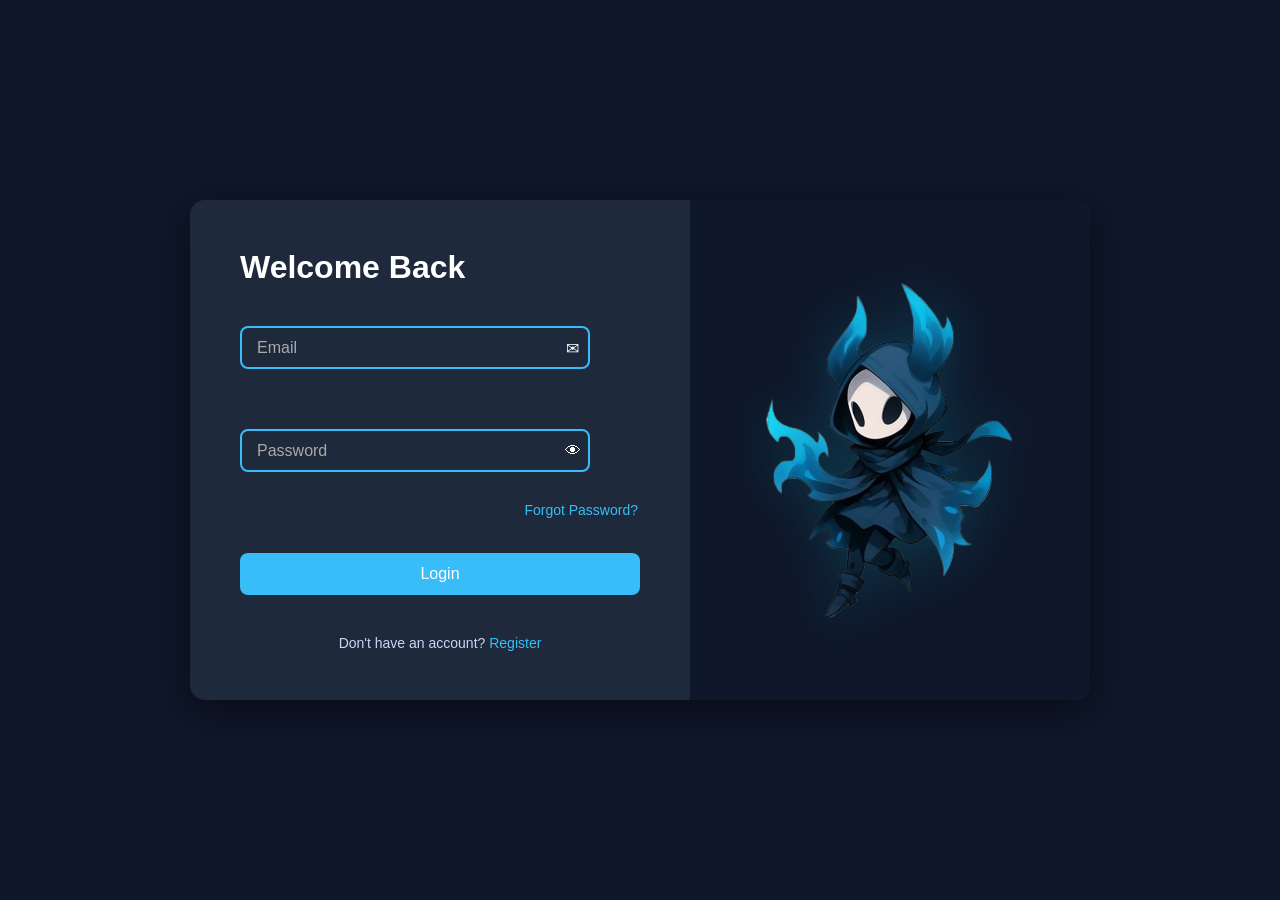
<file: index.html>
<!DOCTYPE html>
<html lang="en">

<head>
    <meta charset="UTF-8">
    <meta name="viewport" content="width=device-width, initial-scale=1.0">
    <title>Login</title>
    <link rel="stylesheet" href="style.css">
    <link rel="Icon" href="qsia.png">
</head>

<body>

    <div class="container">
        <div class="left">
            <h1>Welcome Back</h1>
            <div class="inputBox ib">
                <input id="email" type="text" required>
                <label>Email</label>
                <span class="mail">✉︎</span>
            </div>

            <div class="inputBox ib">
                <input class="password" type="password" required>
                <label>Password</label>
                <span class="eye">👁</span>
            </div>

            <div class="forgot">
                <a href="forgot.html">Forgot Password?</a>
            </div>
            <button class="loginBtn" >Login</button>

            <p class="register">
                Don't have an account? <a href="register.html">Register</a>
            </p>
        </div>

        <div class="right">
            <img src="sidelogin.png">
        </div>
    </div>

    <script src="script.js"></script>
</body>

</html>
</file>
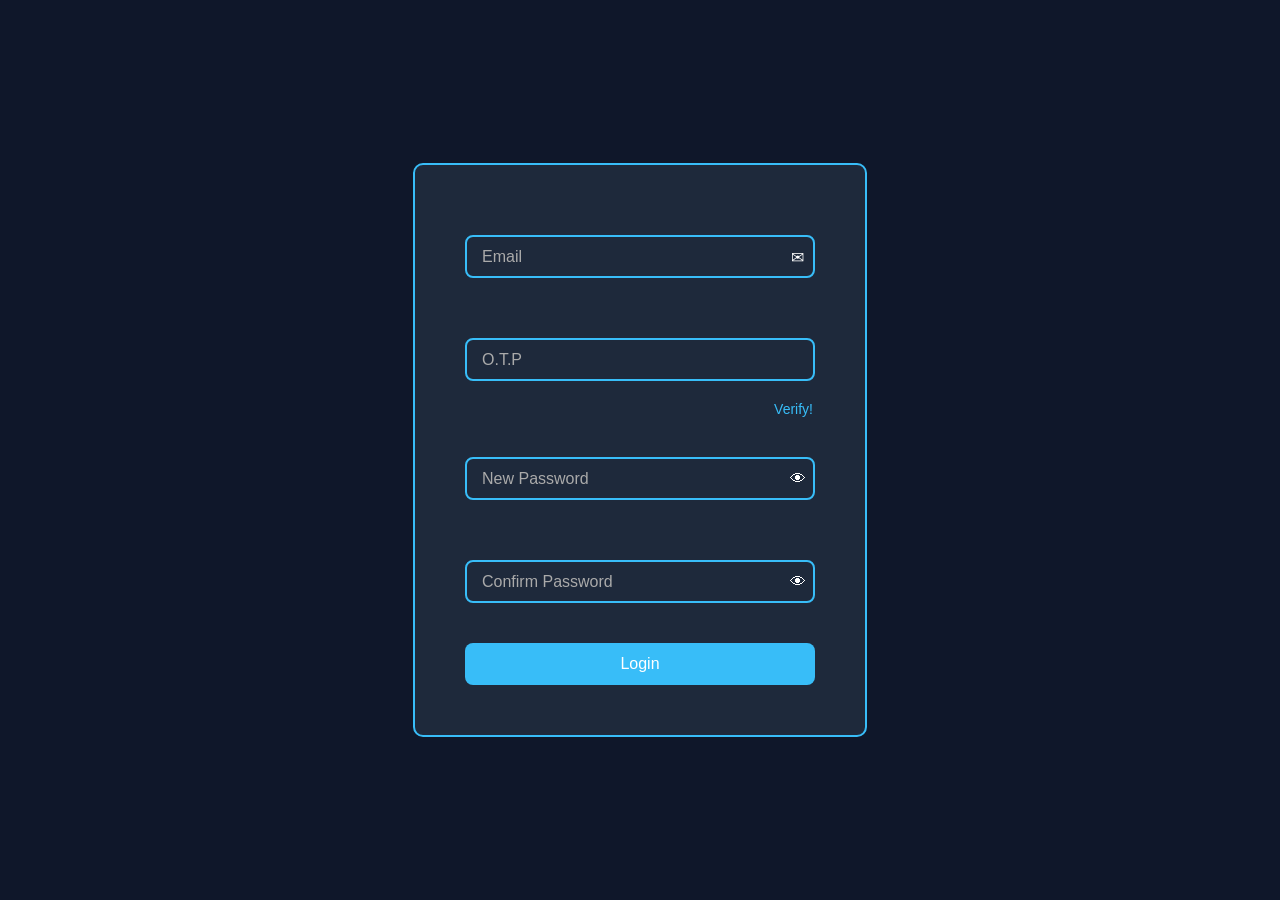
<file: forgot.html>
<!DOCTYPE html>
<html lang="en">

<head>
    <meta charset="UTF-8">
    <meta name="viewport" content="width=device-width, initial-scale=1.0">
    <title>Forgot</title>
    <link rel="stylesheet" href="style.css">
    <link rel="Icon" href="qsia.png">
</head>

<body>
    <form action="" class="fpage">
        <div class="inputBox">
            <input type="email" required>
            <label>Email</label>
            <span class="mail">✉︎</span>
        </div>

        <div class="inputBox">
            <input type="text" required>
            <label>O.T.P</label>
        </div>

        <div class="verify">
            <a href="#">Verify!</a>
        </div>

        <div class="inputBox">
            <input class="password" type="password" required>
            <label>New Password</label>
            <span class="eye">👁</span>
        </div>

        <div class="inputBox">
            <input class="password" type="password" required>
            <label>Confirm Password</label>
            <span class="eye">👁</span>
        </div>

        <button class="loginBtn">Login</button>
    </form>
    <script src="script.js"></script>
</body>

</html>
</file>
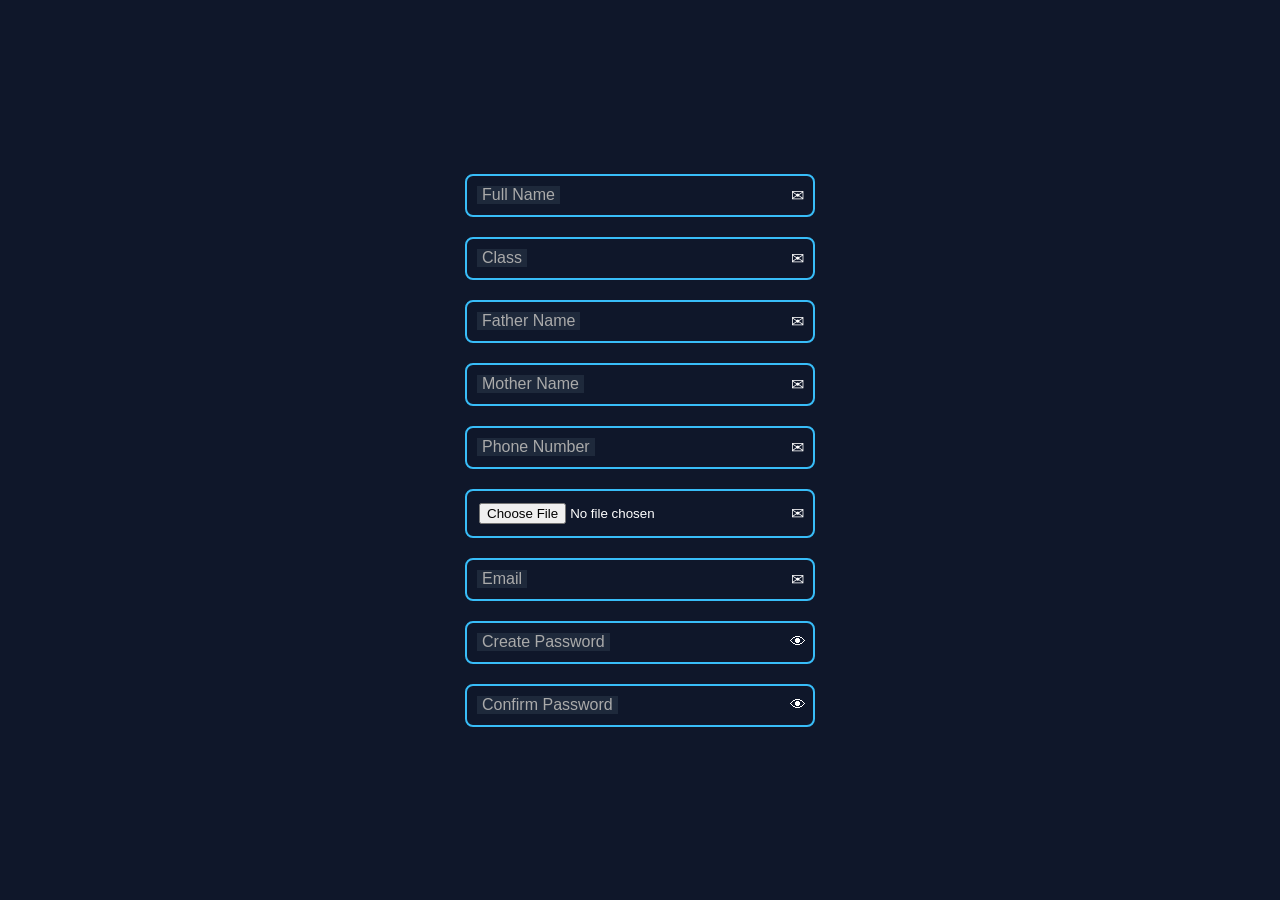
<file: register.html>
<!DOCTYPE html>
<html lang="en">

<head>
    <meta charset="UTF-8">
    <meta name="viewport" content="width=device-width, initial-scale=1.0">
    <title>Registration</title>
    <link rel="stylesheet" href="style.css">
    <link rel="Icon" href="qsia.png">
</head>

<body>
    <form action="" class="rform">
        <div class="inputBox ib">
            <input id="name" type="text" required>
            <label>Full Name</label>
            <span class="mail">✉︎</span>
        </div>

        <div class="inputBox ib">
            <input id="" type="text" required>
            <label>Class</label>
            <span class="mail">✉︎</span>
        </div>

        <div class="inputBox ib">
            <input id="fname" type="text" required>
            <label>Father Name</label>
            <span class="mail">✉︎</span>
        </div>

        <div class="inputBox ib">
            <input id="mname" type="text" required>
            <label>Mother Name</label>
            <span class="mail">✉︎</span>
        </div>

        <div class="inputBox ib">
            <input id="pnumber" type="tel" required>
            <label>Phone Number</label>
            <span class="mail">✉︎</span>
        </div>

        <div class="inputBox ib">
            <input id="userimg" type="file" required>
            <span class="mail">✉︎</span>
        </div>

        <div class="inputBox ib">
            <input id="email" type="text" required>
            <label>Email</label>
            <span class="mail">✉︎</span>
        </div>

        <div class="inputBox ib">
            <input class="password" type="password" required>
            <label>Create Password</label>
            <span class="eye">👁</span>
        </div>

        <div class="inputBox ib">
            <input class="password" type="password" required>
            <label>Confirm Password</label>
            <span class="eye">👁</span>
        </div>

    </form>

    <script src="script.js"></script>
</body>

</html>
</file>
<file: style.css>
* {
    margin: 0;
    padding: 0;
    box-sizing: border-box;
    font-family: sans-serif;
}

body {
    height: 100vh;
    display: flex;
    justify-content: center;
    align-items: center;
    background: #0f172a;
}

.container {
    display: flex;
    width: 900px;
    height: 500px;
    background: #1e293b;
    border-radius: 15px;
    overflow: hidden;
    box-shadow: 0 10px 40px rgba(0, 0, 0, 0.5);
    transition: 0.3s;
}

.left,
.fpage {
    flex: 1;
    display: flex;
    flex-direction: column;
    justify-content: center;
    padding: 50px;
    gap: 20px;
    color: white;
}

.fpage {
    background: #1e293b;
    border: 2px solid #38bdf8;
    border-radius: 10px;
    position: absolute;
    top: 50%;
    left: 50%;
    transform: translate(-50%, -50%);
}

.left input {
    padding: 12px;
    border: none;
    border-radius: 8px;
}

.left button {
    padding: 12px;
    border: none;
    border-radius: 8px;
    background: #38bdf8;
    color: white;
    cursor: pointer;
}

.right {
    flex: 1;
    display: flex;
    justify-content: center;
    align-items: center;
    background: #0f172a;
}

.right img {
    width: 250px;
    filter: drop-shadow(0 0 25px #0d384b);
}

.inputBox {
    position: relative;
    width: 350px;
    margin: 20px 0;
}

.inputBox input {
    width: 100%;
    padding: 12px;
    border: 2px solid #38bdf8;
    border-radius: 8px;
    background: transparent;
    color: white;
    outline: none;
}

.inputBox label {
    position: absolute;
    left: 12px;
    top: 50%;
    transform: translateY(-50%);
    color: #aaa;
    pointer-events: none;
    transition: 0.3s;
    background: #1e293b;
    padding: 0 5px;
}

.inputBox input:focus+label,
.inputBox input:valid+label {
    top: -1px;
    font-size: 12px;
    color: #38bdf8;
}

.left button:hover {
    background: #0ea5e9;
}

.left button:active {
    background-color: #38bdf8;
}

.forgot {
    display: flex;
    justify-content: flex-end;
    margin-top: -10px;
    margin-bottom: 15px;
}

.forgot a {
    font-size: 14px;
    color: #38bdf8;
    text-decoration: none;
    margin-right: 2px;
}

.forgot a:hover {
    text-decoration: underline;
}

.verify {
    display: flex;
    justify-content: flex-end;
    margin-top: -20px;
    margin-right: 2px;
}

.verify a {
    font-size: 14px;
    color: #38bdf8;
    text-decoration: none;
}

.verify a:hover {
    text-decoration: underline;
}

.loginBtn {
    width: 100%;
    padding: 12px;
    border: none;
    border-radius: 8px;
    background: #38bdf8;
    color: white;
    font-size: 16px;
    cursor: pointer;
}

.register {
    margin-top: 20px;
    text-align: center;
    color: #cbd5f5;
    font-size: 14px;
}

.register a {
    color: #38bdf8;
    text-decoration: none;
    font-weight: 500;
}

.register a:hover {
    text-decoration: underline;
}

.eye {
    text-decoration: none;
    color: white;
    position: absolute;
    top: 50%;
    left: 95%;
    transform: translate(-50%, -50%);
}

.eye:hover {
    cursor: pointer;
}

.mail {
    text-decoration: none;
    color: white;
    position: absolute;
    top: 50%;
    left: 95%;
    transform: translate(-50%, -50%);
}

@media (max-width: 768px) {

    .container {
        flex-direction: column;
        width: 100%;
        height: auto;
    }

    .right {
        background-color: #ffffff00;
        display: flex;
        justify-content: center;
        align-items: center;
        padding: 20px;
        position: absolute;
        top: 21%;
        left: 50%;
        transform:translate(-50%,-50%);
    }

    .right img {
        height: auto;
        width: 200px;
        filter: drop-shadow(0 0 25px #0d384b);
        animation: float 4s ease-in-out infinite;
    }

    .left {
        position: absolute;
        top: 70%;
        left: 50%;
        transform:translate(-50%,-50%);
        padding: 30px;
    }

    .ib label {
        background-color: #0f172a;
    }

    @keyframes float {
        0% {
            transform: translateY(0px);
        }

        50% {
            transform: translateY(-10px);
        }

        100% {
            transform: translateY(0px);
        }
    }

}
</file>
